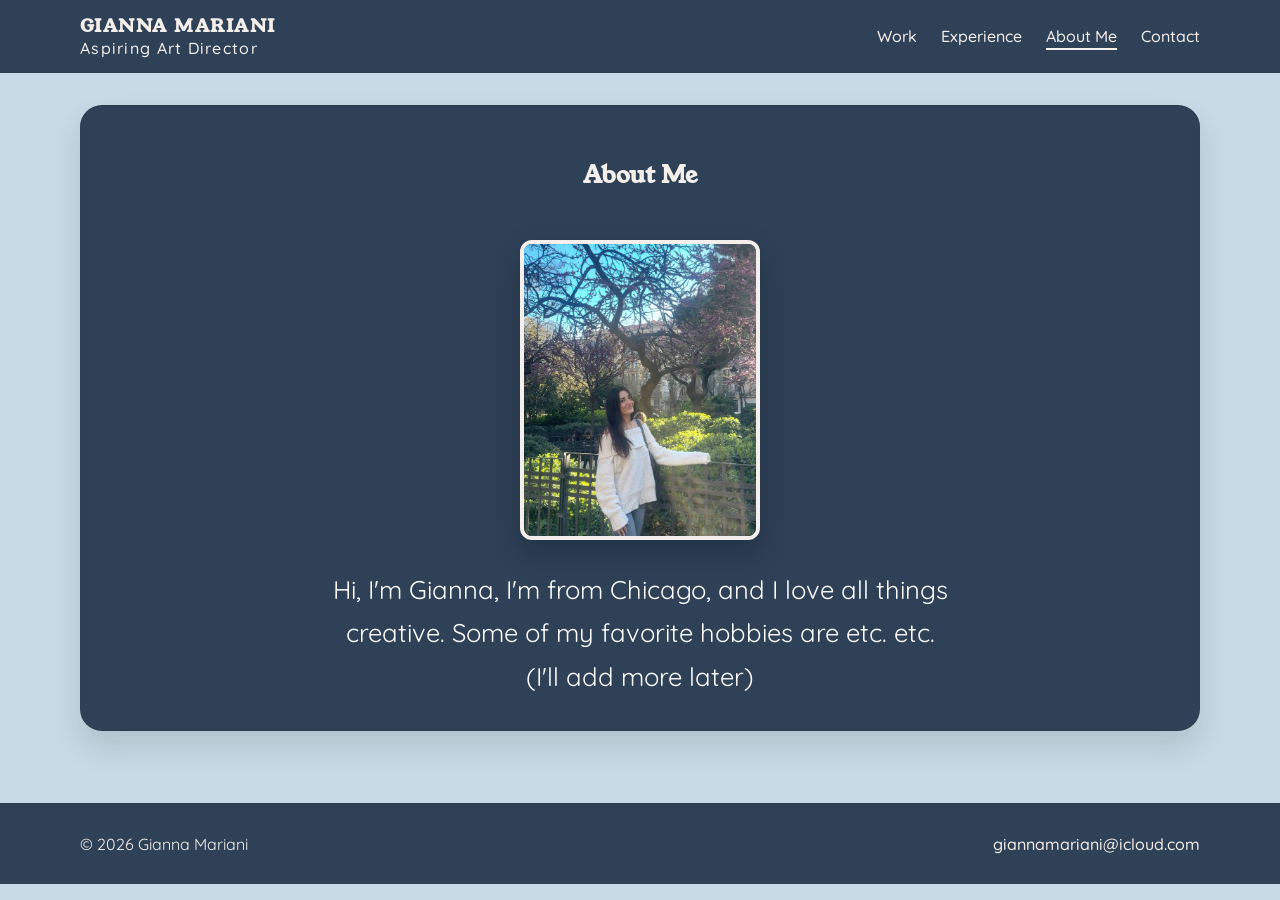
<file: about-me.html>
<!DOCTYPE html>
<html lang="en">
  <head>
    <meta charset="UTF-8" />
    <meta name="viewport" content="width=device-width, initial-scale=1.0" />
    <title>About Me | Gianna Mariani</title>
    <link rel="preconnect" href="https://fonts.googleapis.com">
    <link rel="preconnect" href="https://fonts.gstatic.com" crossorigin>
    <link href="https://fonts.googleapis.com/css2?family=Young+Serif&display=swap" rel="stylesheet">
    <link href="https://fonts.googleapis.com/css2?family=Quicksand:wght@400;500;600;700&display=swap" rel="stylesheet">
    <link rel="stylesheet" href="style.css" />
  </head>
  <body>
    <header class="site-header">
      <div class="container nav">
        <div class="brand-block">
          <p class="brand brand-title">Gianna Mariani</p>
          <p class="brand-role">Aspiring Art Director</p>
        </div>

        <nav class="menu">
          <a class="menu-link" href="index.html#work">Work</a>
          <a class="menu-link" href="experience.html">Experience</a>
          <a class="menu-link" href="about-me.html" aria-current="page">About Me</a>
          <a class="menu-link" href="contact.html">Contact</a>
        </nav>
      </div>
    </header>

    <main>
      <section class="experience-page container">
        <div class="experience-panel">
          <div class="about-content">
            <h1>About Me</h1>
            <img class="about-headshot" src="headshot.jpeg" alt="Gianna Mariani outdoors" />
            <p class="about-copy">Hi, I'm Gianna, I'm from Chicago, and I love all things creative. Some of my favorite hobbies are etc. etc. (I'll add more later)</p>
          </div>
</div>
</section>
</main>

    <footer class="site-footer" id="contact">
      <div class="container footer-inner">
        <p>© 2026 Gianna Mariani</p>
        <a href="mailto:giannamariani@icloud.com">giannamariani@icloud.com</a>
      </div>
    </footer>
  </body>
</html>
</file>
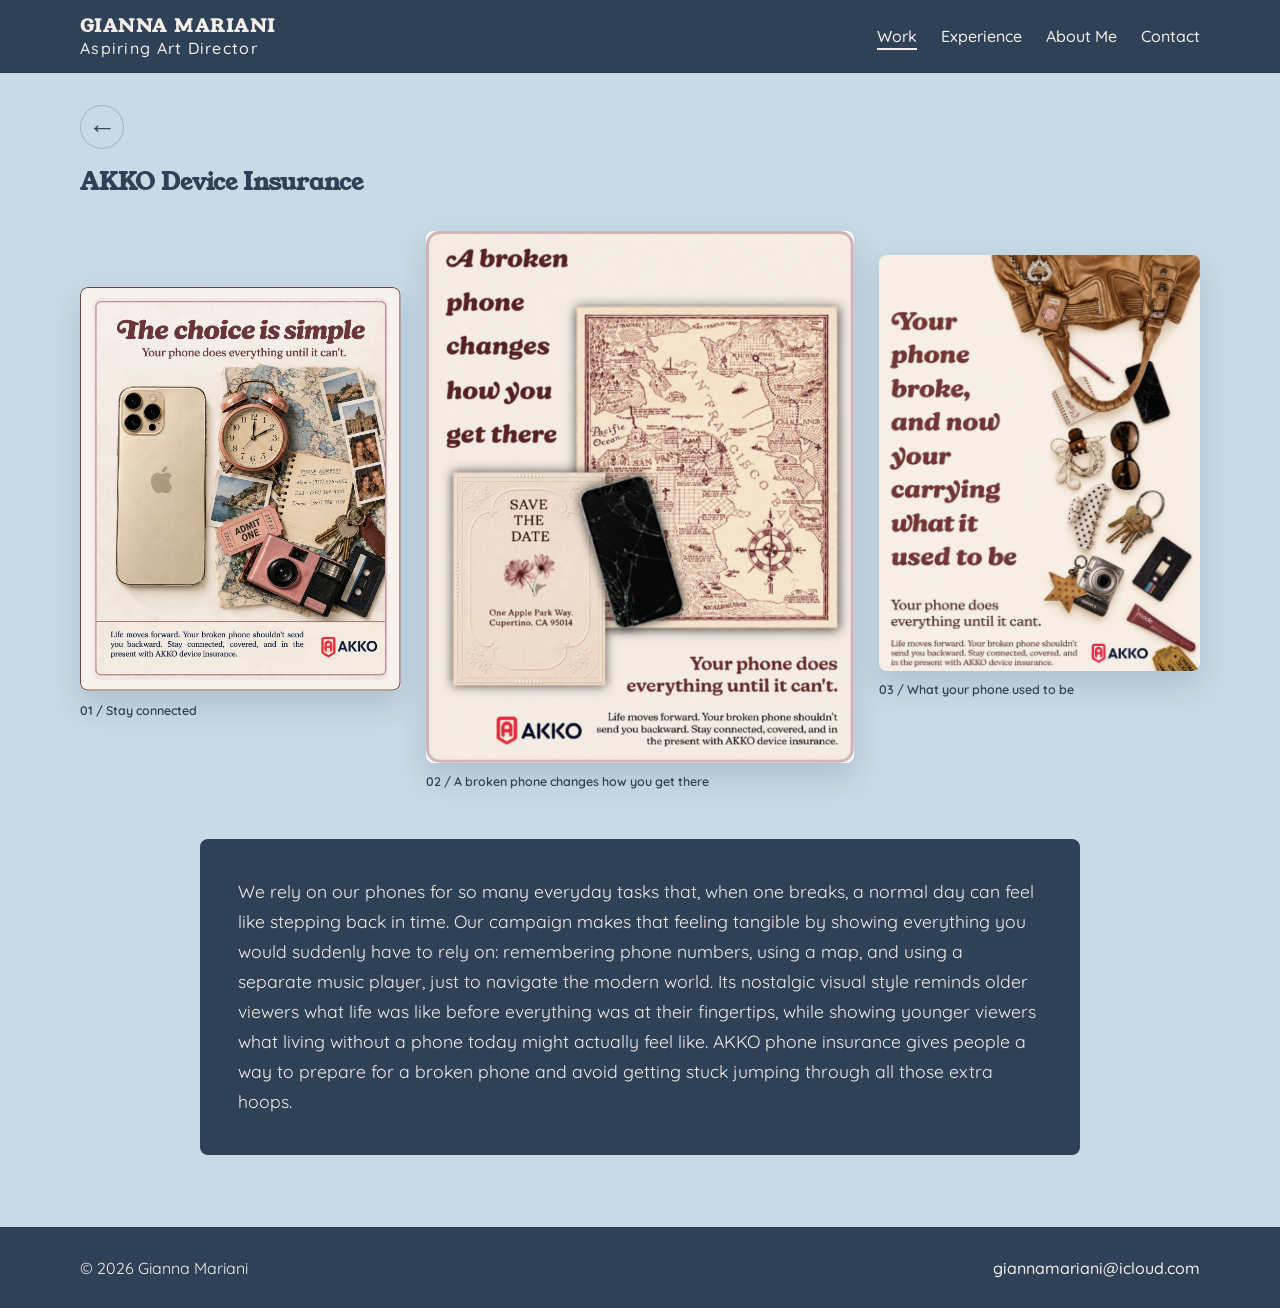
<file: campaign-1.html>
<!DOCTYPE html>
<html lang="en">
  <head>
    <meta charset="UTF-8" />
    <meta name="viewport" content="width=device-width, initial-scale=1.0" />
    <title>AKKO Device Insurance | Gianna Mariani</title>
    <link rel="preconnect" href="https://fonts.googleapis.com">
    <link rel="preconnect" href="https://fonts.gstatic.com" crossorigin>
    <link href="https://fonts.googleapis.com/css2?family=Young+Serif&display=swap" rel="stylesheet">
    <link href="https://fonts.googleapis.com/css2?family=Quicksand:wght@400;500;600;700&display=swap" rel="stylesheet">
    <link rel="stylesheet" href="style.css" />
  </head>
  <body>
    <header class="site-header">
      <div class="container nav">
        <div class="brand-block">
          <p class="brand brand-title">Gianna Mariani</p>
          <p class="brand-role">Aspiring Art Director</p>
        </div>
        <nav class="menu">
          <a class="menu-link" href="index.html#work" aria-current="location">Work</a>
          <a class="menu-link" href="experience.html">Experience</a>
          <a class="menu-link" href="about-me.html">About Me</a>
          <a class="menu-link" href="contact.html">Contact</a>
        </nav>
      </div>
    </header>
    <main>
      <section class="campaign-detail container">
        <a class="back-to-work" href="index.html#work" aria-label="Back to featured work" title="Back to featured work">←</a>
        <h1>AKKO Device Insurance</h1>
        <div class="campaign-gallery" aria-label="AKKO Device Insurance artwork">
          <figure class="campaign-artwork campaign-artwork-side campaign-artwork-left">
            <img src="A450_Campaign%201%20comps%201%20TEAM%203C.png" alt="AKKO campaign poster showing a phone beside vintage travel keepsakes" />
            <figcaption>01 / Stay connected</figcaption>
          </figure>
          <figure class="campaign-artwork campaign-artwork-featured">
            <img src="A450_Campaign%201%20comps%201%20TEAM%203C%20(1).png" alt="AKKO campaign poster with a map, save-the-date card, and broken phone" />
            <figcaption>02 / A broken phone changes how you get there</figcaption>
          </figure>
          <figure class="campaign-artwork campaign-artwork-side campaign-artwork-right">
            <img src="A450_Campaign%201%20comps%201%20TEAM%203C%20(2).png" alt="AKKO campaign poster showing the contents of a bag around a broken phone" />
            <figcaption>03 / What your phone used to be</figcaption>
          </figure>
        </div>
        <div class="campaign-story-panel">
          <p>We rely on our phones for so many everyday tasks that, when one breaks, a normal day can feel like stepping back in time. Our campaign makes that feeling tangible by showing everything you would suddenly have to rely on: remembering phone numbers, using a map, and using a separate music player, just to navigate the modern world. Its nostalgic visual style reminds older viewers what life was like before everything was at their fingertips, while showing younger viewers what living without a phone today might actually feel like. AKKO phone insurance gives people a way to prepare for a broken phone and avoid getting stuck jumping through all those extra hoops.</p>
        </div>
      </section>
    </main>
    <footer class="site-footer">
      <div class="container footer-inner">
        <p>© 2026 Gianna Mariani</p>
        <a href="mailto:giannamariani@icloud.com">giannamariani@icloud.com</a>
      </div>
    </footer>
  </body>
</html>
</file>
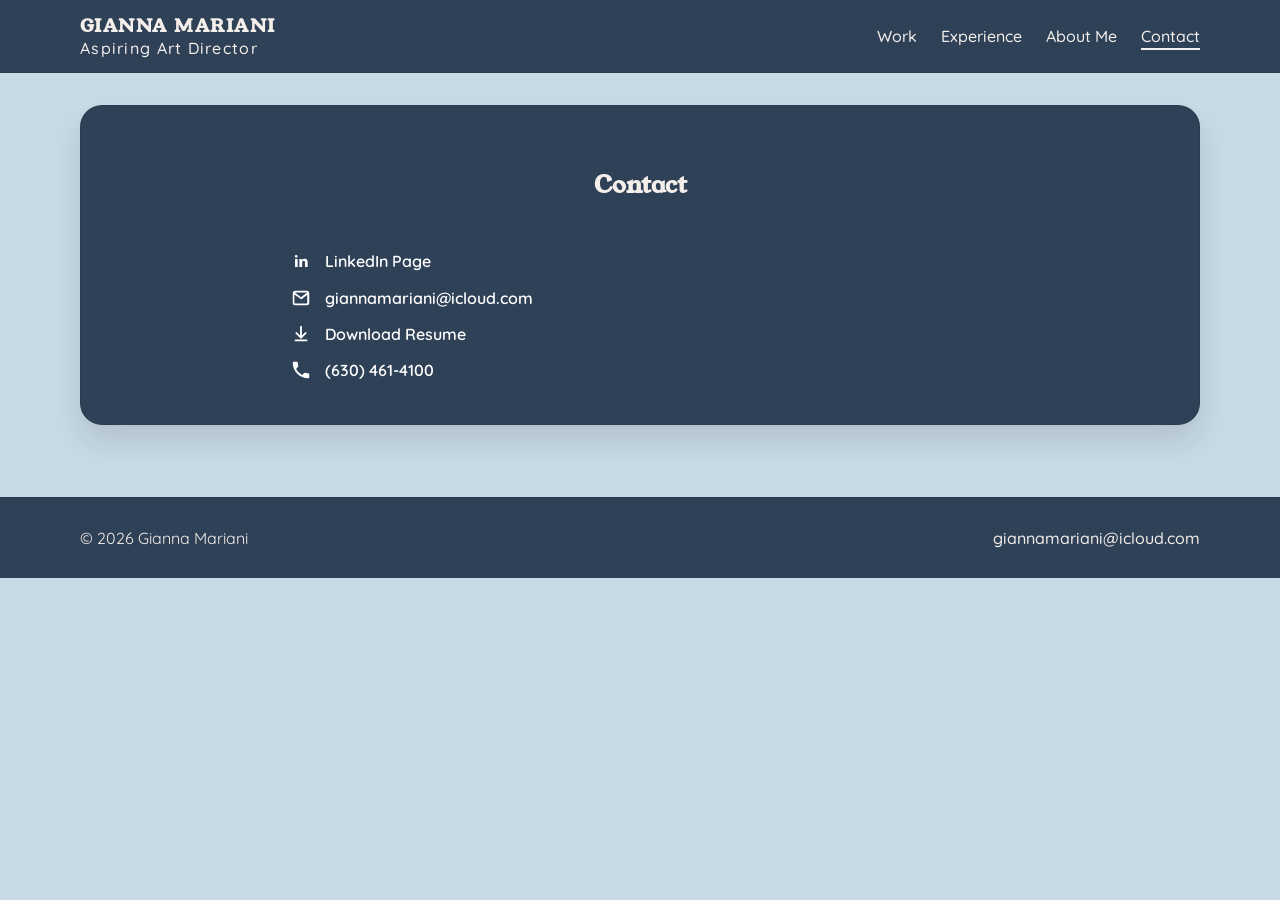
<file: contact.html>
<!DOCTYPE html>
<html lang="en">
  <head>
    <meta charset="UTF-8" />
    <meta name="viewport" content="width=device-width, initial-scale=1.0" />
    <title>Contact | Gianna Mariani</title>
    <link rel="preconnect" href="https://fonts.googleapis.com">
    <link rel="preconnect" href="https://fonts.gstatic.com" crossorigin>
    <link href="https://fonts.googleapis.com/css2?family=Young+Serif&display=swap" rel="stylesheet">
    <link href="https://fonts.googleapis.com/css2?family=Quicksand:wght@400;500;600;700&display=swap" rel="stylesheet">
    <link rel="stylesheet" href="style.css" />
  </head>
  <body>
    <header class="site-header">
      <div class="container nav">
        <div class="brand-block">
          <p class="brand brand-title">Gianna Mariani</p>
          <p class="brand-role">Aspiring Art Director</p>
        </div>

        <nav class="menu">
          <a class="menu-link" href="index.html#work">Work</a>
          <a class="menu-link" href="experience.html">Experience</a>
          <a class="menu-link" href="about-me.html">About Me</a>
          <a class="menu-link" href="contact.html" aria-current="page">Contact</a>
        </nav>
      </div>
    </header>

    <main>
      <section class="experience-page container">
        <div class="experience-panel">
          <div class="about-content">
            <h1>Contact</h1>
            <div class="contact-list">
              <a class="contact-row" href="https://www.linkedin.com/in/giannamariemariani/" target="_blank" rel="noreferrer">
                <svg viewBox="0 0 24 24" aria-hidden="true">
                  <path d="M6.94 8.5A1.56 1.56 0 1 1 6.94 5.4a1.56 1.56 0 0 1 0 3.1ZM5.5 9.8h2.9v8.7H5.5V9.8Zm4.7 0h2.78v1.19h.04c.39-.74 1.34-1.52 2.75-1.52 2.94 0 3.48 1.93 3.48 4.44v4.62h-2.9v-4.33c0-1.03-.02-2.36-1.44-2.36-1.45 0-1.67 1.13-1.67 2.29v4.4H10.2V9.8Z"/>
                </svg>
                <span>LinkedIn Page</span>
              </a>
              <a class="contact-row" href="mailto:giannamariani@icloud.com">
                <svg viewBox="0 0 24 24" aria-hidden="true">
                  <path d="M3 6.75A2.75 2.75 0 0 1 5.75 4h12.5A2.75 2.75 0 0 1 21 6.75v10.5A2.75 2.75 0 0 1 18.25 20H5.75A2.75 2.75 0 0 1 3 17.25V6.75Zm2.27-.75 6.73 5.3 6.73-5.3H5.27Zm13.98 2.24-6.27 4.94a1 1 0 0 1-1.2 0L4.75 8.24v9.01c0 .41.34.75.75.75h12.5c.41 0 .75-.34.75-.75V8.24Z"/>
                </svg>
                <span>giannamariani@icloud.com</span>
              </a>
              <a class="contact-row" href="Giannamarie%20Mariani%20-%20Resume.pages" download>
                <svg viewBox="0 0 24 24" aria-hidden="true">
                  <path d="M12 3a1 1 0 0 1 1 1v9.59l3.3-3.3a1 1 0 1 1 1.4 1.42l-5 5a1 1 0 0 1-1.4 0l-5-5a1 1 0 1 1 1.4-1.42l3.3 3.3V4a1 1 0 0 1 1-1ZM5 19a1 1 0 0 1 1-1h12a1 1 0 1 1 0 2H6a1 1 0 0 1-1-1Z"/>
                </svg>
                <span>Download Resume</span>
              </a>
              <a class="contact-row" href="tel:+16304614100">
                <svg viewBox="0 0 24 24" aria-hidden="true">
                  <path d="M6.62 10.79a15.46 15.46 0 0 0 6.59 6.59l2.2-2.2a1 1 0 0 1 1.02-.24c1.12.37 2.33.57 3.57.57a1 1 0 0 1 1 1V20a1 1 0 0 1-1 1C10.61 21 3 13.39 3 4a1 1 0 0 1 1-1h3.5a1 1 0 0 1 1 1c0 1.25.2 2.45.57 3.57a1 1 0 0 1-.25 1.02l-2.2 2.2Z"/>
                </svg>
                <span>(630) 461-4100</span>
              </a>
            </div>
          </div>
        </div>
      </section>
    </main>

    <footer class="site-footer" id="contact">
      <div class="container footer-inner">
        <p>© 2026 Gianna Mariani</p>
        <a href="mailto:giannamariani@icloud.com">giannamariani@icloud.com</a>
      </div>
    </footer>
  </body>
</html>
</file>
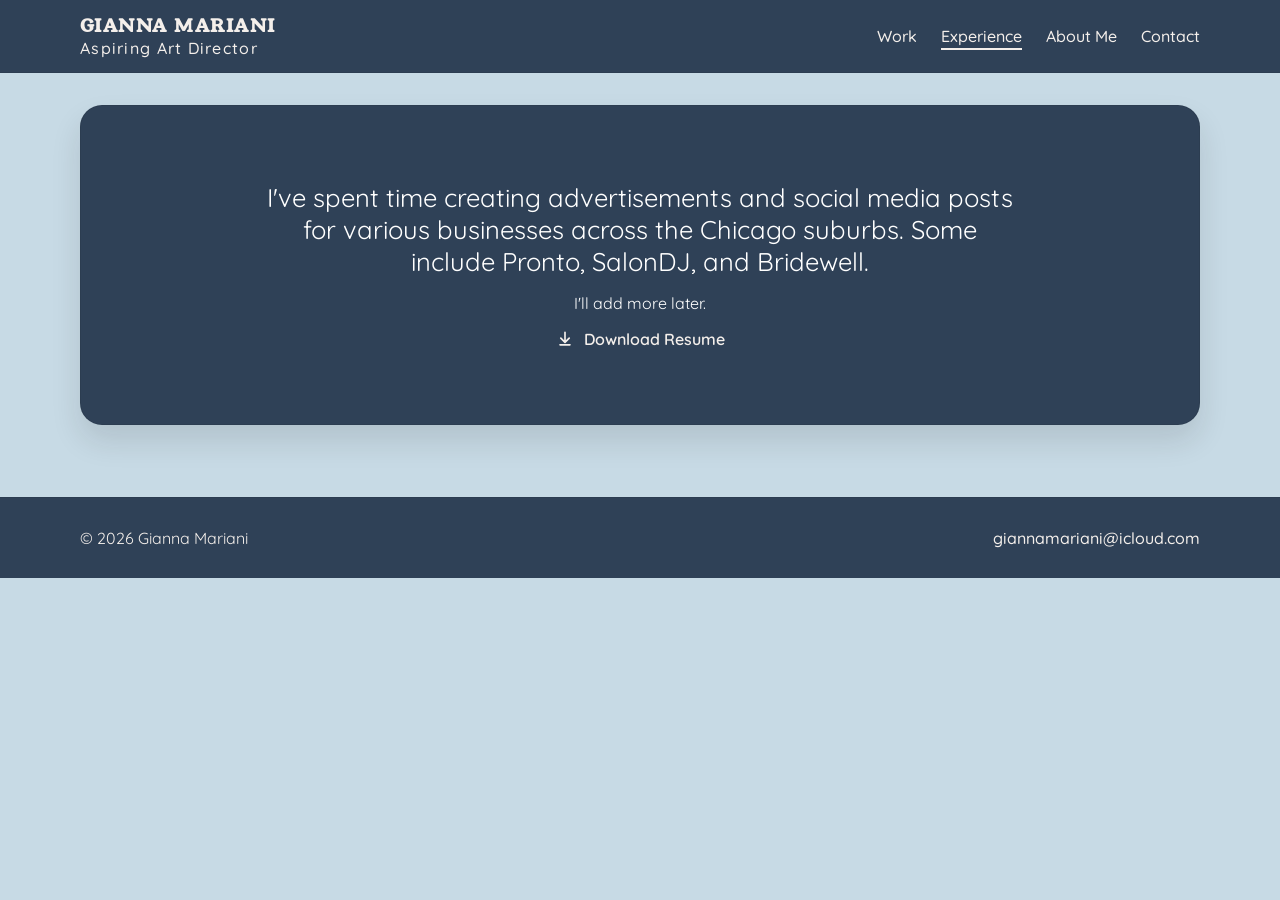
<file: experience.html>
<!DOCTYPE html>
<html lang="en">
  <head>
    <meta charset="UTF-8" />
    <meta name="viewport" content="width=device-width, initial-scale=1.0" />
    <title>Experience | Gianna Mariani</title>
    <link rel="preconnect" href="https://fonts.googleapis.com">
    <link rel="preconnect" href="https://fonts.gstatic.com" crossorigin>
    <link href="https://fonts.googleapis.com/css2?family=Young+Serif&display=swap" rel="stylesheet">
    <link href="https://fonts.googleapis.com/css2?family=Quicksand:wght@400;500;600;700&display=swap" rel="stylesheet">
    <link rel="stylesheet" href="style.css" />
  </head>
  <body>
    <header class="site-header">
      <div class="container nav">
        <div class="brand-block">
          <p class="brand brand-title">Gianna Mariani</p>
          <p class="brand-role">Aspiring Art Director</p>
        </div>

        <nav class="menu">
          <a class="menu-link" href="index.html#work">Work</a>
          <a class="menu-link" href="experience.html" aria-current="page">Experience</a>
          <a class="menu-link" href="about-me.html">About Me</a>
          <a class="menu-link" href="contact.html">Contact</a>
        </nav>
      </div>
    </header>

    <main>
      <section class="experience-page container">
        <div class="experience-panel">
          <div class="experience-copy">
            <p>I've spent time creating advertisements and social media posts for various businesses across the Chicago suburbs. Some include Pronto, SalonDJ, and Bridewell.</p>
            <p class="experience-note">I'll add more later.</p>
            <a class="experience-resume-link" href="Giannamarie%20Mariani%20-%20Resume.pages" download>
              <svg viewBox="0 0 24 24" aria-hidden="true">
                <path d="M12 3a1 1 0 0 1 1 1v9.59l3.3-3.3a1 1 0 1 1 1.4 1.42l-5 5a1 1 0 0 1-1.4 0l-5-5a1 1 0 1 1 1.4-1.42l3.3 3.3V4a1 1 0 0 1 1-1ZM5 19a1 1 0 0 1 1-1h12a1 1 0 1 1 0 2H6a1 1 0 0 1-1-1Z"/>
              </svg>
              <span>Download Resume</span>
            </a>
          </div>
        </div>
      </section>
    </main>

    <footer class="site-footer" id="contact">
      <div class="container footer-inner">
        <p>© 2026 Gianna Mariani</p>
        <a href="mailto:giannamariani@icloud.com">giannamariani@icloud.com</a>
      </div>
    </footer>
  </body>
</html>
</file>
<file: style.css>
:root {
  --bg: #c7dae5;
  --panel: #ffffff;
  --text: #171717;
  --muted: #5c5c5c;
  --accent: #5a4244;
  --accent-soft: #fef3c7;
  --line: rgba(23, 23, 23, 0.08);
  --shadow: 0 20px 45px rgba(15, 23, 42, 0.08);
}

* {
  box-sizing: border-box;
}

html {
  scroll-behavior: smooth;
}

h1,
.brand {
  font-family: "Young Serif", serif;
}

h1 {
  color: #f4efeb;
}
h2{
    color: #f4efeb;
}
p {
  color: #08665d;
}

body {
  margin: 0;
  font-family: "Quicksand", sans-serif;
  background-color: var(--bg);
  color: var(--text);
}

img {
  display: block;
  width: 100%;
}

.container {
  width: min(1120px, calc(100% - 32px));
  margin: 0 auto;
}

.site-header {
  position: sticky;
  top: 0;
  z-index: 10;
  background: #2f4157;
  color: #bfa5a8;
  /* backdrop-filter: blur(8px); */
  border-bottom: 1px solid var(--line);
}

.nav {
  display: flex;
  align-items: center;
  justify-content: space-between;
  min-height: 72px;
  gap: 1.5rem;
}

.brand-block {
  display: flex;
  flex-direction: column;
  justify-content: center;
  align-items: flex-start;
}

.brand {
  font-size: 1.15rem;
  font-weight: 800;
  letter-spacing: 0.08em;
  text-transform: uppercase;
  margin: 0;
}

.brand-title {
  font-size: 1.15rem;
  font-weight: 800;
  letter-spacing: 0.08em;
  text-transform: uppercase;
  margin: 0;
  font-family: "Young Serif", serif;
  color: #f4efeb;
}

.brand-role {
  margin: 0;
  font-size: 1rem;
  line-height: 1.2;
  letter-spacing: 0.08em;
  text-transform: none;
  color: #f4efeb;
  font-family: "Quicksand", sans-serif;
  font-weight: 500;
}

.menu {
  margin-left: auto;
  display: flex;
  gap: 1.5rem;
  align-items: center;
}

.menu a {
  color: #f4efeb;
  text-decoration: none;
  font-weight: 500;
  transition: color 0.2s ease;
}

.menu a:hover,
.menu a:focus-visible {
  color: var(--bg);
}

.menu a[aria-current] {
  text-decoration: underline;
  text-decoration-thickness: 2px;
  text-underline-offset: 0.35em;
}

.site-footer a {
  color: #181457;
  text-decoration: none;
  font-weight: 500;
  transition: color 0.2s ease;
}

.site-footer a:hover,
.site-footer a:focus-visible {
  color: var(--bg);
}

.hero {
  display: grid;
  grid-template-columns: 1.1fr 0.9fr;
  align-items: center;
  gap: 3rem;
  padding: 5rem 0 3.5rem;
}

.eyebrow {
  margin: 0 0 1rem;
  font-size: 0.8rem;
  letter-spacing: 0.18em;
  text-transform: uppercase;
  font-weight: 700;
  color: var(--accent);
}


.hero-copy h1 {
  margin: 0;
  font-size: clamp(2.8rem, 5vw, 5rem);
  line-height: 0.95;
  letter-spacing: -0.06em;
  color: #283d3b
}

.lead {
  margin-top: 1.25rem;
  max-width: 560px;
  font-size: 1.08rem;
  line-height: 1.7;
  color: #095f56;
}

.actions {
  display: flex;
  flex-wrap: wrap;
  gap: 1rem;
  margin-top: 2rem;
}

.primary-btn,
.secondary-btn {
  display: inline-flex;
  align-items: center;
  justify-content: center;
  min-height: 48px;
  padding: 0 1.3rem;
  border-radius: 999px;
  text-decoration: none;
  font-weight: 600;
  transition: transform 0.2s ease, box-shadow 0.2s ease;
}

.primary-btn {
  background: var(--text);
  color: #fff;
  box-shadow: var(--shadow);
}

.secondary-btn {
  background: rgba(23, 23, 23, 0.04);
  border: 1px solid var(--line);
  color: var(--text);
}

.primary-btn:hover,
.secondary-btn:hover {
  transform: translateY(-1px);
}

.hero-media {
  display: flex;
  justify-content: center;
}

.image-frame {
  position: relative;
  width: min(100%, 520px);
  border-radius: 28px;
  overflow: hidden;
  background: var(--panel);
  box-shadow: var(--shadow);
}

.image-frame::before {
  content: "";
  position: absolute;
  inset: 16px auto auto 16px;
  width: 90px;
  height: 90px;
  background: rgba(255, 255, 255, 0.45);
  border-radius: 50%;
  filter: blur(5px);
}

.image-frame img {
  height: 620px;
  object-fit: cover;
}

.gallery {
  padding: 1rem 0 4.5rem;
}

.experience-page {
  padding: 2rem 0 4.5rem;
}

.experience-panel {
  background: #2f4157;
  border: 1px solid var(--line);
  border-radius: 22px;
  box-shadow: 0 16px 30px rgba(22, 22, 22, 0.12);
  min-height: 320px;
  display: flex;
  align-items: center;
  justify-content: center;
  padding: 2rem;
}

.experience-panel p {
  margin: 0;
  color: #ffffff;
  font-family: "Quicksand", sans-serif;
  font-size: clamp(1.2rem, 2vw, 2rem);
  text-align: center;
}

.experience-copy {
  width: min(760px, 100%);
  display: flex;
  flex-direction: column;
  align-items: center;
  gap: 1rem;
}

.experience-panel p.experience-note {
  font-size: 1rem;
}

.experience-resume-link {
  display: inline-flex;
  align-items: center;
  gap: 0.55rem;
  color: #f4efeb;
  font-size: 1rem;
  font-weight: 600;
  text-decoration: none;
  transition: color 0.2s ease;
}

.experience-resume-link:hover,
.experience-resume-link:focus-visible {
  color: var(--bg);
}

.experience-resume-link svg {
  width: 20px;
  height: 20px;
  fill: currentColor;
}

.about-content {
  width: min(700px, 100%);
  display: flex;
  flex-direction: column;
  align-items: center;
  gap: 1.75rem;
}

.about-copy {
  max-width: 620px;
  line-height: 1.7;
  font-size: clamp(1.15rem, 2vw, 1.8rem);
  text-align: center;
}

.about-headshot {
  width: min(240px, 100%);
  aspect-ratio: 4 / 5;
  object-fit: cover;
  object-position: center 58%;
  border: 4px solid #f4efeb;
  border-radius: 12px;
  box-shadow: 0 14px 30px rgba(12, 22, 36, 0.32);
}

.contact-list {
  display: flex;
  flex-direction: column;
  align-items: flex-start;
  gap: 0.9rem;
  width: 100%;
}

.contact-row {
  display: inline-flex;
  align-items: center;
  gap: 0.8rem;
  color: #ffffff;
  text-decoration: none;
  font-family: "Quicksand", sans-serif;
  font-size: 1rem;
  font-weight: 600;
  transition: opacity 0.2s ease;
}

.contact-row:hover {
  opacity: 0.8;
}

.contact-row svg {
  width: 22px;
  height: 22px;
  fill: currentColor;
  flex-shrink: 0;
}

.section-heading {
  margin-bottom: 2rem;
}

.section-heading h2 {
  margin: 0;
  font-size: clamp(2rem, 3vw, 2.8rem);
  letter-spacing: -0.05em;
  color: #f4efeb;
}

.section-heading h1,
.section-heading h2 {
  display: inline-block;
  padding: 0.35rem 0.65rem;
  border-radius: 4px;
  background: #2f4157;
}

.section-heading h1 {
  color: #2f4157;
  background: transparent;
  padding-left: 0;
}

.campaign-detail h1 {
  color: #2f4157;
}

.card-grid {
  display: grid;
  grid-template-columns: repeat(3, minmax(0, 1fr));
  gap: 2rem;
}

.card {
  display: block;
  background: #2f4157;
  border: 1px solid var(--line);
  border-radius: 22px;
  overflow: hidden;
  box-shadow: 0 16px 30px rgba(22, 22, 22, 0.12);
  transform: scale(1.02);
  transition: transform 0.25s ease, box-shadow 0.25s ease;
  color: inherit;
  text-decoration: none;
}

.card:hover {
  transform: scale(1.05) rotate(-1deg);
  box-shadow: 0 22px 38px rgba(22, 22, 22, 0.18);
}

.card-image {
  width: 100%;
  height: 320px;
  object-fit: cover;
}

.card-body {
  padding: 1.2rem 1.1rem 1.4rem;
}

.young-serif-regular {
  font-family: "Quicksand", sans-serif;
  font-weight: 400;
  font-style: normal;
}

.card-title {
  margin: 0 0 0.3rem;
  font-size: 1.1rem;
  color: #ffffff;
  font-family: "Young Serif", serif;
}

.card-caption {
  margin: 0;
  color: #ffffff;
  line-height: 1.6;
  font-size: 0.96rem;
  font-family: "Quicksand", sans-serif;
}

.campaign-detail {
  padding: 2rem 0 4.5rem;
}

.campaign-detail h1 {
  margin: 0 0 1rem;
}

.campaign-story-panel {
  max-width: 880px;
  margin: 0 auto;
  padding: clamp(1.25rem, 3vw, 2.5rem);
  border-radius: 8px;
  background: #2f4157;
}

.campaign-story-panel p {
  margin: 0;
  font-size: 1.1rem;
  line-height: 1.7;
  color: #f4efeb;
}

.campaign-gallery {
  display: grid;
  grid-template-columns: minmax(0, 0.9fr) minmax(0, 1.2fr) minmax(0, 0.9fr);
  align-items: start;
  gap: clamp(0.75rem, 2vw, 1.75rem);
  margin: 2rem 0 3rem;
}

.campaign-artwork {
  min-width: 0;
  margin: 0;
  transition: transform 0.25s ease;
}

.campaign-artwork:hover {
  transform: translateY(-6px);
}

.campaign-artwork img {
  width: 100%;
  height: auto;
  border-radius: 8px;
  box-shadow: 0 14px 30px rgba(47, 65, 87, 0.16);
}

.campaign-artwork figcaption {
  margin-top: 0.65rem;
  color: #2f4157;
  font-size: 0.78rem;
  font-weight: 600;
  line-height: 1.4;
}

.campaign-artwork-left {
  margin-top: 3.5rem;
}

.campaign-artwork-right {
  margin-top: 1.5rem;
}

.campaign-detail-image {
  margin-bottom: 2rem;
  max-height: 68vh;
  object-fit: cover;
  border-radius: 22px;
  box-shadow: 0 16px 30px rgba(22, 22, 22, 0.12);
}

.back-to-work {
  display: inline-flex;
  align-items: center;
  justify-content: center;
  width: 44px;
  height: 44px;
  margin-bottom: 1rem;
  border: 1px solid rgba(47, 65, 87, 0.25);
  border-radius: 50%;
  color: #2f4157;
  font-weight: 700;
  font-size: 1.75rem;
  line-height: 1;
  text-decoration: none;
  transition: background-color 0.2s ease, color 0.2s ease;
}

.back-to-work:hover,
.back-to-work:focus-visible {
  background: #2f4157;
  color: #f4efeb;
}

.site-footer {
  border-top: 1px solid var(--line);
  background: #2f4157;
  color: #bfa5a8;
}

.footer-inner {
  display: flex;
  justify-content: space-between;
  align-items: center;
  min-height: 80px;
  gap: 1rem;
}

.footer-inner p {
  margin: 0;
  color: #f4efeb;
}

.site-footer a {
  color: #f4efeb;
}

@media (max-width: 820px) {
  .hero {
    grid-template-columns: 1fr;
    padding-top: 4rem;
  }

  .card-grid {
    grid-template-columns: 1fr;
  }

  .card:first-child .card-image {
    object-position: left center;
  }

  .campaign-gallery {
    grid-template-columns: minmax(0, 1fr);
    justify-items: center;
    gap: 2rem;
  }

  .campaign-artwork,
  .campaign-artwork-left,
  .campaign-artwork-right {
    width: min(100%, 480px);
    margin-top: 0;
  }

  .image-frame img {
    height: 420px;
  }
}

@media (max-width: 540px) {
  .nav {
    flex-direction: column;
    justify-content: center;
    gap: 0.75rem;
    padding: 1rem 0;
  }

  .menu {
    gap: 1rem;
    flex-wrap: wrap;
    justify-content: center;
  }

  .menu-link{
    color: #bfa5a8;
  }

  .hero-copy h1 {
    line-height: 1.05;
  }

  .footer-inner {
    flex-direction: column;
    justify-content: center;
    text-align: center;
    padding: 1rem 0;
  }
}
</file>
